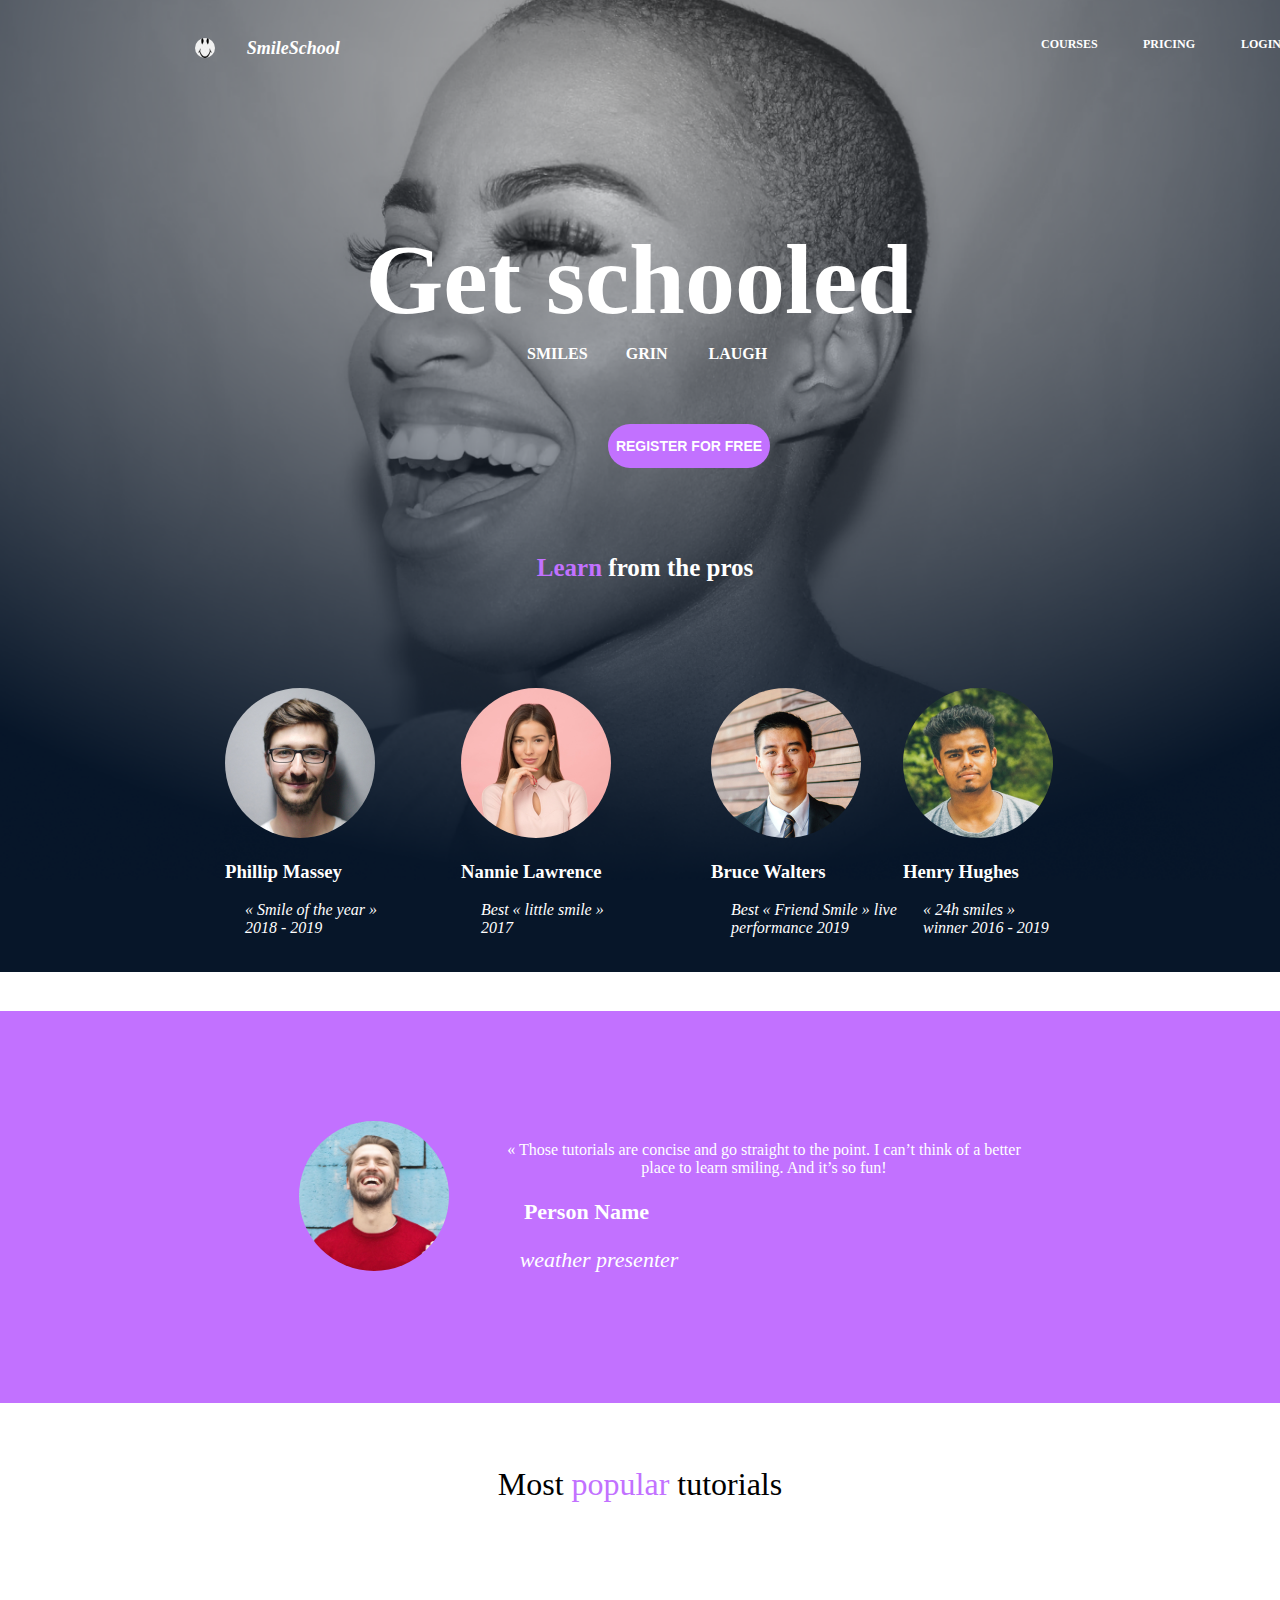
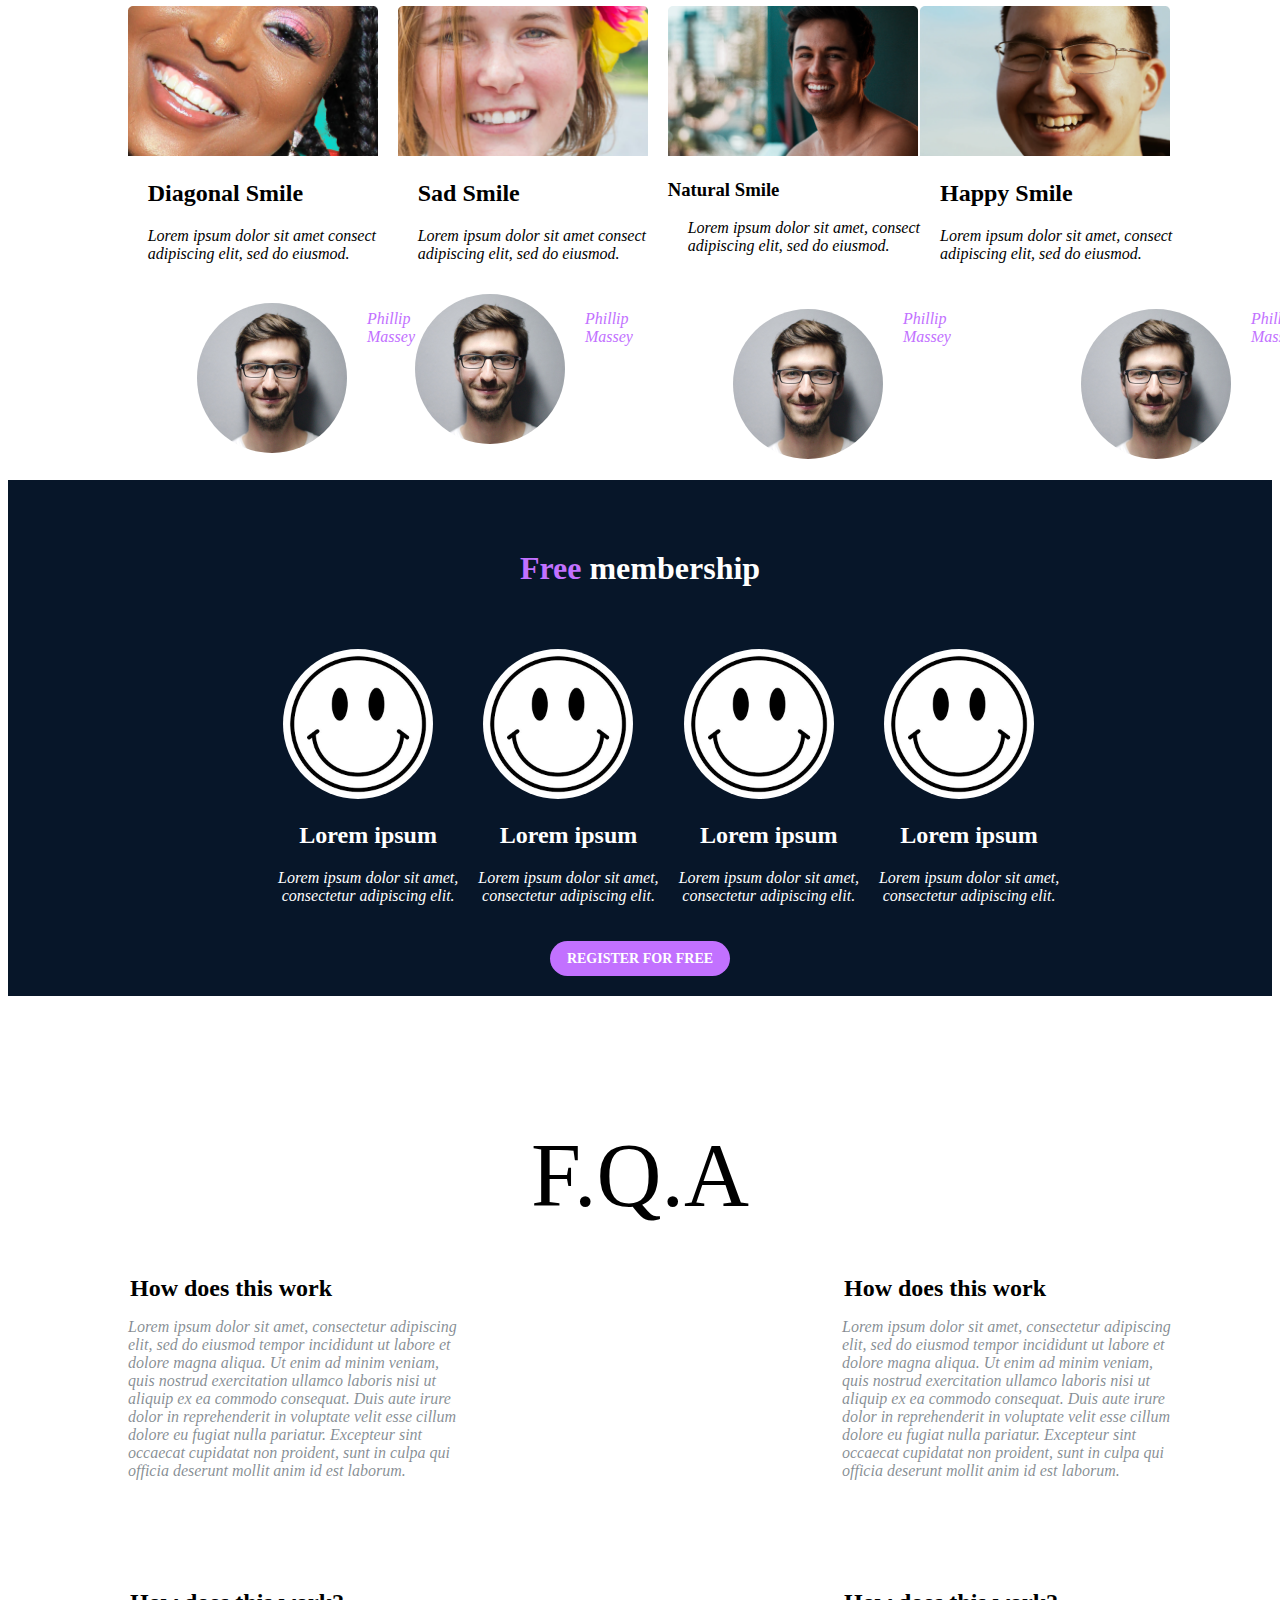
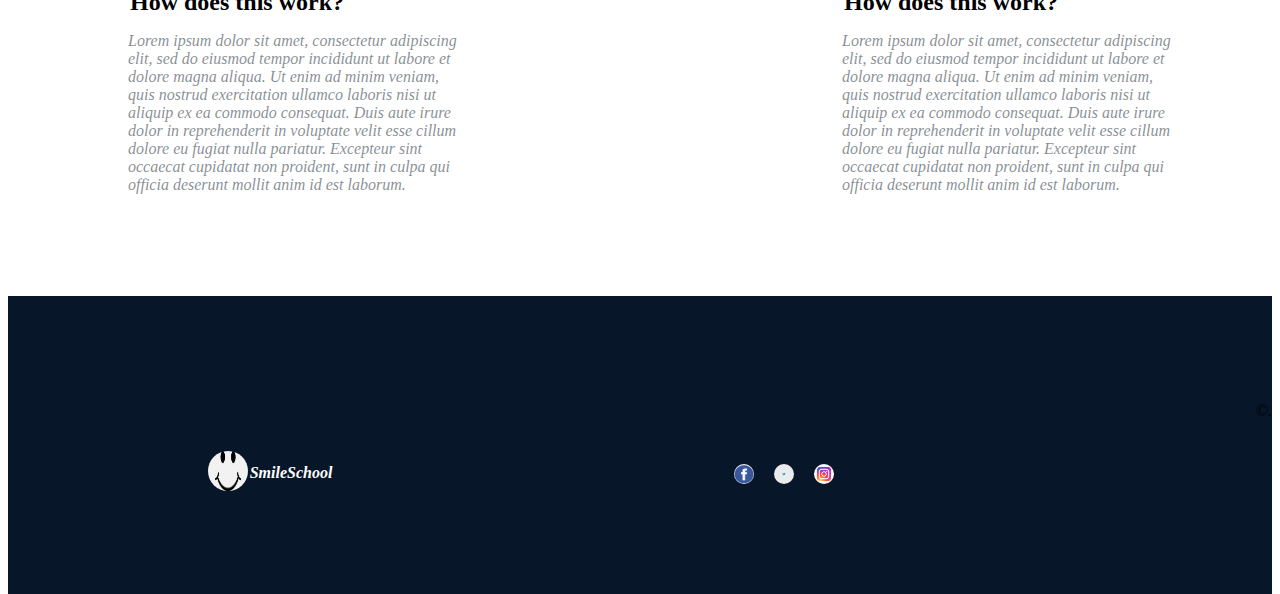
<file: css_advanced/index.html>
<!DOCTYPE html>
<html lang="en">
<head>
    <meta charset="UTF-8">
    <meta http-equiv="X-UA-Compatible" content="IE=edge">
    <meta name="viewport" content="width=device-width, initial-scale=1.0">
    <title>smile school</title>
    <link rel="stylesheet" href="styles.css">
</head>
<body>


    <!-- header -->
    <header>
        <div class="logo01">
            <a href="#">
                <img src="images/smile.png" alt="smile" class="logo">
                <p>SmileSchool</p>
            </a>
        </div>
        <div class="menu">
            <a href="" class="courses">COURSES</a>
            <a href="" class="pricing">PRICING</a>
            <a href="" class="login">LOGIN</a>
        </div>
    </header>
    <main>


<!-- Get schooled section -->


        <section class="box-cover">
            <div class="box-filter">
                <h1>Get schooled</h1>
                <p><span class="span1">SMILES</span><span class="span2"> GRIN </span> <span class="span3">LAUGH</span></p>
                <button class="btn">register for free</button>
            </div>
            <div class="flex-container">
                <h2><span class="span4">Learn</span> from the pros</h2>
                <div class="flex-inside">
                    <div class="flex-box">
                        <img src="images/1.png" alt="phillip">
                        <h3>Phillip Massey</h3>
                        <p>« Smile of the year » 2018 - 2019</p>
                    </div>
                    <div class="flex-box1">
                        <img src="images/6.png" alt="nannie">
                        <h3>Nannie Lawrence</h3>
                        <p>Best « little smile » 2017</p>
                    </div>
                    <div class="flex-box2">
                        <img src="images/7.png" alt="bruce">
                        <h3>Bruce Walters</h3>
                        <p>Best « Friend Smile » live performance 2019</p>
                    </div>
                    <div class="flex-box3">
                        <img src="images/8.png" alt="henry">
                        <h3>Henry Hughes</h3>
                        <p>« 24h smiles » winner 2016 - 2019</p>
                    </div>
                </div>
            </div>
        </section>
        






        <section class="bitman">
            <div class="img1">
                <img src="images/Bitmap.png" alt="laugh" class="bit">
            </div>
            <div class="blockquote1">
                <blockquote>
                    « Those tutorials are concise and go straight to the point. I can’t
                    think of a better <br>place to learn smiling. And it’s so fun!
                </blockquote>
                <p class="person">Person Name</p>
                <p class="weather">weather presenter</p>
            </div>
        </section>




        <section>
            <h1 class="most">Most <span class="popular">popular</span> tutorials</h1>
            <div class="videos">
                <div class="diagonal">
                    <img src="images/preview_diag.png" alt="girl smile1" class="img2" >
                    <h2>Diagonal Smile</h2>
                    <p>
                        Lorem ipsum dolor sit amet consect <br> adipiscing elit, sed do 
                        eiusmod.
                    </p>
                </div>
                <div class="diagonal2">
                    <img src="images/preview_sad.png" alt="sadsmile" class="img3">
                    <h2>Sad Smile</h2>
                    <p>
                        Lorem ipsum dolor sit amet consect <br> adipiscing elit, sed do 
                        eiusmod.
                    </p>
                </div>
                <div class="diagonal3">
                        <img src="images/preview_nat.png" alt="natural smile" class="img4">
                        <h3>Natural Smile</h3>
                        <p>
                        Lorem ipsum dolor sit amet, consect <br>adipiscing elit, sed do 
                        eiusmod.
                        </p>
                </div>
                
                <div>
                    <img src="images/preview_hap.png" alt="happy smile" class="img5">
                    <h2>Happy Smile</h2>
                    <p>
                        Lorem ipsum dolor sit amet, consect<br> adipiscing elit, sed do 
                        eiusmod.
                    </p>
                    <div>
                        <!-- <img src="images/pescado2.jpg" alt="" > -->
                        <!-- <h3>Edward Haas III</h3> -->
                    </div>
                </div>
            </div>
                <div class="massey">
                    <img src="images/1.png" alt="full star" class="phillip1" width="1px" height="1px">
                    <p style="color:#C271FF">Phillip Massey</p>
                    <img src="images/1.png" alt="full star" class="phillip2;">
                    <p style="color:#C271FF">Phillip Massey</p>
                    <img src="images/1.png" alt="full star" class="phillip3">
                    <p style="color:#C271FF">Phillip Massey</p>
                    <img src="images/1.png" alt="full star" class="phillip4">
                    <p style="color:#C271FF">Phillip Massey</p>
                </div>
                <!-- <div class="minite">
                    <p>8 min</p>
                    <p>8 min</p>
                    <p>8 min</p>
                    <p>8 min</p>
                </div> -->

            </div>
        </section>

<!-- free mebership section -->
        <section class="free">
            <h1><span class="meni">Free</span> membership</h1>
            <div class="free2">
                <div class="free3">
                    <img src="images/smile2.png" alt="smile2" width="15px" height="15px">
                    <h2 style="color:white">Lorem ipsum</h2>
                    <p style="color:white"> Lorem ipsum dolor sit amet,<br> consectetur adipiscing elit.</p>
                </div>
                <div>
                    <img src="images/smile2.png" alt="smile">
                    <h2 style="color:white">Lorem ipsum</h2>
                    <p style="color:white">Lorem ipsum dolor sit amet,<br> consectetur adipiscing elit.</p>
                </div>
                <div>
                    <img src="images/smile2.png" alt="smile">
                    <h2 style="color:white">Lorem ipsum</h2>
                    <p style="color:white">Lorem ipsum dolor sit amet,<br> consectetur adipiscing elit.</p>
                </div>
                <div>
                    <img src="images/smile2.png" alt="smile2">
                    <h2 style="color:white">Lorem ipsum</h2>
                    <p style="color:white">Lorem ipsum dolor sit amet,<br> consectetur adipiscing elit.</p>
                </div>
            </div>
            <button class="register">REGISTER FOR FREE</button>
        </section>


        <section  class="section faq">

            <h1 class="title title--avg title--thin faq__title">F.Q.A</h1>
            <div  class="faq__list">
                <div class="faq__row">
                    <div  class="faq__item">
                        <h2 class="tittle title--xs faq__item-title">
                            How does this work
                        </h2>
                        <p class="text text--sm faq__item-text">
                            Lorem ipsum dolor sit amet, consectetur adipiscing elit, sed do
                            eiusmod tempor incididunt ut labore et dolore magna aliqua. Ut
                            enim ad minim veniam, quis nostrud exercitation ullamco laboris
                            nisi ut aliquip ex ea commodo consequat. Duis aute irure dolor
                            in reprehenderit in voluptate velit esse cillum dolore eu fugiat
                            nulla pariatur. Excepteur sint occaecat cupidatat non proident,
                            sunt in culpa qui officia deserunt mollit anim id est laborum.
                        </p>
                    </div>
                    <div  class="faq__item">
                        <h2  class="tittle title--xs faq__item-title">How does this work</h2>
                        <p  class="text text--sm faq__item-text">
                            Lorem ipsum dolor sit amet, consectetur adipiscing elit, sed do
                            eiusmod tempor incididunt ut labore et dolore magna aliqua. Ut
                            enim ad minim veniam, quis nostrud exercitation ullamco laboris
                            nisi ut aliquip ex ea commodo consequat. Duis aute irure dolor
                            in reprehenderit in voluptate velit esse cillum dolore eu fugiat
                            nulla pariatur. Excepteur sint occaecat cupidatat non proident,
                            sunt in culpa qui officia deserunt mollit anim id est laborum.
                        </p>
                    </div>
                </div>

                <div class="faq__row faq__row--last">
                    <div class="faq__item">
                        <h2 class="tittle title--xs faq__item-title">
                            How does this work?
                        </h2>
                        <p class="text text--sm faq__item-text">
                            Lorem ipsum dolor sit amet, consectetur adipiscing elit, sed do
                            eiusmod tempor incididunt ut labore et dolore magna aliqua. Ut
                            enim ad minim veniam, quis nostrud exercitation ullamco laboris
                            nisi ut aliquip ex ea commodo consequat. Duis aute irure dolor
                            in reprehenderit in voluptate velit esse cillum dolore eu fugiat
                            nulla pariatur. Excepteur sint occaecat cupidatat non proident,
                            sunt in culpa qui officia deserunt mollit anim id est laborum.
                        </p>
                    </div>
                    <div class="faq__item">
                        <h2 class="tittle title--xs faq__item-title">
                            How does this work?

                        </h2>
                        <p class="text text--sm faq__item-text">
                            Lorem ipsum dolor sit amet, consectetur adipiscing elit, sed do
                            eiusmod tempor incididunt ut labore et dolore magna aliqua. Ut
                            enim ad minim veniam, quis nostrud exercitation ullamco laboris
                            nisi ut aliquip ex ea commodo consequat. Duis aute irure dolor
                            in reprehenderit in voluptate velit esse cillum dolore eu fugiat
                            nulla pariatur. Excepteur sint occaecat cupidatat non proident,
                            sunt in culpa qui officia deserunt mollit anim id est laborum.
                        </p>
                    </div>
                </div>
            </div>
        </section>

    </main>

    <!-- footer  -->
    <footer class="footer">
        <div class="section">
            <div class="footer__nav">
                <img src="images/smile.png" alt="image" style="margin-left:200px; width:40px; height: 40px; border-radius:50%; margin-top: 65px; ">
                <p style="margin-left: -400px; color: white; font-weight: bold; margin-top: 78px;">SmileSchool</p>
                <div class="footer__link-list">
                    <a href="#">
                        
                        <img src="images/facebook1.png" alt="facebook" style="width:20px; height: 20px;  margin-top: 78px;">
                    </a>
                    <a href="#">
                        <img src="images/twitter.jpg" alt="twitter" style="width:20px; height: 20px; margin-top: 78px;">
                    </a>
                    <a href="#">
                        <img src="images/ig.avif" alt="instagram " style="width:20px; height: 20px; margin-top: 78px;">
                    </a>
                    
                </div>
                <p>&#169.</p>
            </div>
        </div>
    </footer>
</body>
</html>
</file>
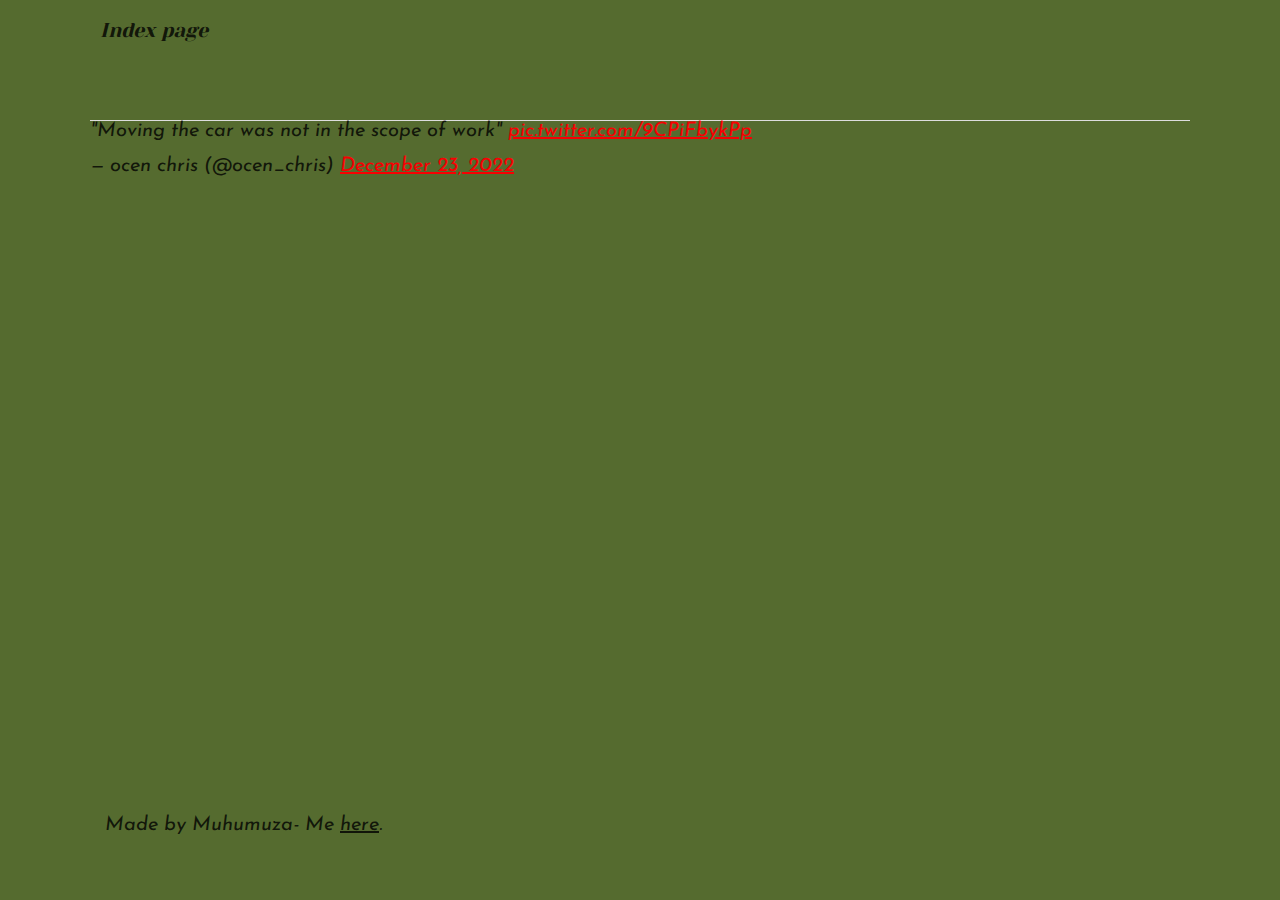
<file: css_basic/tweets.html>
<!DOCTYPE html>
<html lang="en">

<head>

    <meta charset="UTF-8">
    <meta http-equiv="X-UA-Compatible" content="IE=edge">
    <meta name="viewport" content="width=device-width, initial-scale=1.0">
    <title>tweets page</title>

    <link href="base.css" rel="stylesheet">
    <link href="styles.css" rel="stylesheet">
</head>

<body>


    <header>
        <ul>
            <li>
                <a href="./index.html">Index page</a>
            </li>

        </ul>
    </header>

    <main>

        <blockquote class="twitter-tweet">
            <p lang="en" dir="ltr">&quot;Moving the car was not in the scope of work&quot; <a
                    href="https://t.co/9CPiFbykPp">pic.twitter.com/9CPiFbykPp</a></p>&mdash; ocen chris (@ocen_chris) <a
                href="https://twitter.com/ocen_chris/status/1606294861845614593?ref_src=twsrc%5Etfw">December 23,
                2022</a>
        </blockquote>

    </main>

    <footer>
        <p>Made by Muhumuza- Me <a href="htts://support.alueducation.com" target="_blank">here</a>.</p>
    </footer>




<!-- <script async src="https://platform.twitter.com/widgets.js" charset="utf-8"></script> -->
</body>
</html>
</file>
<file: css_advanced/styles.css>
body {
    background-image: url(images/background.png);
    background-repeat: no-repeat;
    height: 100vh;
    background-size: cover;
    font-family: 'Source Sans Pro';
}
header {
    display: flex;
}
.logo {
    position: absolute;
    width: 20px;
    height: 20px;
    left: 194.71px;
    margin-top: 30px;
    border-radius: 50%;
    background: #FFFFFF;
}
.logo01 a p {
    position: absolute;
    width: 111.83px;
    height: 12.58px;
    left: 226.77px;
    margin-top: 30px;
    color: white;
    font-weight: bold;
    font-size: 18px;
}

.menu {
    position: absolute;
    width: 234px;
    height: 15px;
    left: 1041px;
    top: 37px;
}
.login{
    position: absolute;
    height: 15px;
    left: 85.47%;
    right: 0%;
    top: calc(50% - 15px/2);
    text-decoration: none;
    font-family: 'Source Sans Pro';
    font-style: normal;
    font-weight: 700;
    font-size: 12px;
    line-height: 15px;
    color: #FFFFFF;
}
.pricing {
    position: absolute;
    height: 15px;
    left: 43.59%;
    right: 37.18%;
    top: calc(50% - 15px/2);
    text-decoration: none;
    font-family: 'Source Sans Pro';
    font-style: normal;
    font-weight: 700;
    font-size: 12px;
    line-height: 15px;
    /* identical to box height */


    color: #FFFFFF;
}
.courses {
    position: absolute;
    height: 15px;
    left: 0%;
    right: 78.63%;
    top: calc(50% - 15px/2);
    text-decoration: none;
    font-family: 'Source Sans Pro';
    font-style: normal;
    font-weight: 700;
    font-size: 12px;
    line-height: 15px;
    /* identical to box height */
    color: #FFFFFF;
}
.box-filter h1 {
    position: absolute;
    height: 151px;
    left: 26.18%;
    right: 26.32%;
    /* top: calc(50% - 151px/2 - 251px); */
    /* margin-bottom: 50px; */
    margin-top: 180px;
    font-family: 'Source Sans Pro';
    font-style: normal;
    font-weight: 700;
    font-size: 100px;
    line-height: 151px;
    text-align: center;
    color: #FFFFFF;
}
.span1 {
    position: absolute;
    height: 20px;
    left: 41.18%;
    right: 55.21%;
    margin-top: 320px;
    /* top: calc(50% - 20px/2 - 175.5px); */
    font-family: 'Source Sans Pro';
    font-style: normal;
    font-weight: 700;
    font-size: 16px;
    line-height: 20px;
    text-align: center;

    color: #FFFFFF;
}
.span2 {
    position: absolute;
    height: 20px;
    left: 48.89%;
    right: 48.61%;
    margin-top: 320px;
    /* top: calc(50% - 20px/2 - 175.5px); */
    font-family: 'Source Sans Pro';
    font-style: normal;
    font-weight: 700;
    font-size: 16px;
    line-height: 20px;
    text-align: center;
    color: #FFFFFF;
}
.span3 {
    position: absolute;
    height: 20px;
    left: 55.35%;
    right: 41.25%;
    /* top: calc(50% - 20px/2 - 175.5px); */
    margin-top: 320px;
    font-family: 'Source Sans Pro';
    font-style: normal;
    font-weight: 700;
    font-size: 16px;
    line-height: 20px;
    text-align: center;
    color: #FFFFFF;
}
.flex-container {
    display: flex;
    width: 100%;
    height: auto;
    padding-top: 104px;
    flex-direction: column;

}
.btn {
    position: absolute;
    width: 162px;
    height: 44px;
    margin: 400px 643.08px 526px 643.08px;
    background: #C271FF;
    border-radius: 22px;
    border-style: none;
    color: white;
    margin-left: 600px;
    margin-right: auto; 
    text-align: center; 
    justify-content: center;
    text-transform: uppercase;
    font-weight: 600;
    line-height: 18px;font-size: 14px;
}
.flex-container h2 {
    position: absolute;
    height: 40px;
    left: 41.94%;
    right: 39.93%;
    /* top: calc(50% - 40px/2 + 104.5px); */
    margin-top: 420px;
    /* font-style: normal; */
    /* font-weight: lighter; */
    font-size: 25px;
    line-height: 40px;
    margin-right: auto;
    margin-left: auto;
    /* text-align: center; */
    color: white;
}
.span4 {
    font-weight: bold;
    color: #C271FF;
}
.flex-inside{
    display: flex;
    flex-direction: row;
    justify-content: space-between;
    margin-top: 560px;
    margin-bottom: 195px;    
}
/* .flex-inside, img{
    width: 150px;
    height: 150px;
} */
.flex-box {
    padding-bottom: 108px;
    margin-left: 217px;
    color: white;
}
.flex-box, img{
    border-radius: 50%;
    width: 250px;
    height: 250px;
}
.flex-box1 {
    margin-left: 80px;
    color: white;
}
.flex-box1, p {
    font-style: italic;
    font-weight: 10px;
}
.flex-box1, h3{
    font-style: normal;
}
.flex-box1, img {
    width: 150px;
    height: 150px;
    border-radius: 50%;
}
.flex-box2{
    margin-left: 100px;
    color: white;
}
.flex-box3 {
    margin-right: 218.08px;
    color: white;
}
.bitman {
    background-color: #C271FF;
    margin-top: -230px;
    margin-left: -9px;
    margin-right: -9px;
    width: 1350px;
    height: 392px;
    padding-right: -330px;
}
.bit {
    height: 150px;
    width: 150px;
}
.img1 {
    /* text-align: center; */
    border-radius: center;
    padding-left: 300px;
    padding-top: 110px;

}
.blockquote1 {
    text-align: center;
    color: white;
    padding-left: 180px;
    margin-top: -150px;
    padding-right: -33px;

}
.blockquote1, blockquote{
    padding-top: -25px;
}
.person {
    margin-left: -355px;
    font-family: 'Source Sans Pro';
    font-style: normal;
    font-weight: 700;
    font-size: 22px;
}
.weather{
    margin-left: -330px;
    font-family: 'Source Sans Pro';
    font-style: italic;
    font-weight: 400;
    font-size: 22px;
}
.most{
    text-align: center;
    height: 40px;
    font-family: 'Source Sans Pro';
    font-style: normal;
    font-weight: 300;
    font-size: 32px;
    line-height: 40px;
    text-align: center;
    padding-top: 40px;
    /* padding-bottom: auto; */
}
.popular {
    color: #C271FF;
}
.videos {
    display: flex;
    justify-content: center;
    padding-top: 80px;
}
/* .diagonal {
    margin-top: 90px;
}  */
.diagonal, h2{
    margin-left: 20px;
}
.diagonal, p{
    margin-left: 20px; 
} 

.img2 {
    border-radius: 0px;
    width: 250px;
    height: 150px;
}
.img3 {
    border-radius: 0px;
    width: 250px;
    height: 150px;
}
.diagonal2, h2{
    margin-left: 20px;
}
.diagonal2, p{
    margin-left: 20px; 
}
.img4 {
    border-radius: 0px;
    width: 250px;
    height: 150px;
}
.diagonal3, h2{
    margin-left: 20px;
}
.diagonal3, p{
    margin-left: 20px; 
}
.img5 {
    border-radius: 0px;
    width: 250px;
    height: 150px;
}
.phillip {
    display: flex;
    text-align: center;
    /* margin-right: auto;
    margin-left: auto; */
}
/* .phillip, img{
    width: 30px;
    height: 30px;

} */
.massey {
    display: flex;
    margin-top: 15px;
    margin-left: 180px;
}
.phillip1 {
    margin-top: 9px;
    margin-left: 9px;
}
.phillip2 {
    margin-top: 9px;
    margin-left: 130px;
}
.phillip3 {
    margin-top: 15px;
    margin-left: 100px;
}
.phillip4 {
    margin-top: 15px;
    margin-left: 130px;
}
.minite {
    display: flex;

}
.free{
    background-color: #071629;
    text-align: center;
    /* justify-content: space-between */
    
}
.free h1{
    color: white;
    text-align: center;
    padding-top: 70px;

}
.free2{
    display: flex;
    padding-top: 40px;
    
}
.free h1 {
    text-align: center;
    color: white;
    padding-top: 70px;
}
.meni {
    color: #C271FF;
}
.free3 {
    margin-left: 250px;
    
}
/* .free, img{
    width: 30px;
    height: 30px;
} */
/* .free, p{
    color: white;
} */
.register {
    width: 180px;
    height: 35px;
    color: white;
    font-family: 'Source Sans Pro';
    font-style: normal;
    font-weight: 600;
    font-size: 14px;
    text-transform: uppercase;
    background-color: #C271FF;
    border-radius: 20px;
    border-style: none;
    margin-top: 20px;
    margin-bottom: 20px;

}
/* .frequency01 {
    width: 100%;
    height: auto;
    display: flex;
    flex-direction: row;
    flex-wrap: wrap;
}
.frequency03{
    width: 400px;
    height: 400px;
    text-align: center;
}
.frequency04 {
    text-align: end;
} */
.title  {
    font-size: 90px;
    font-weight: normal;
}
.faq {
    padding-top: 67px;
    padding-bottom: 86px;
}
.faq__title {
    text-align: center;
    margin-bottom: 28px;
}
.faq__row {
    display: flex;
    justify-content: space-between;
    padding-left: 100px;
    padding-right: 100px;
}
.faq__item {
    max-width: 350px;
}
.faq__item-title {
    margin-bottom: 16px;
    padding-left: 2px;
}
.faq__item-text {
    color: #07162980;
}
.faq__row--last {
    margin-top: 74px;
}
.footer {
    background: #071629;
    padding-top: 90px;
    padding-bottom: 40px;
}
.footer__nav {
    display: flex;
    justify-content: space-between;
    margin-bottom: 56px;
}
.footer__text {
    /* opacity: 0.35; */
    justify-content: center;
    /* text-align: center;
    padding */
}

.footer__link-list {
    display: flex;
    gap: 20px;
    /* padding-left: 100px; */
    justify-content: space-around;
}
.text-lighter {
    margin-bottom: 20px;
}
</file>
<file: css_basic/base.css>
/* Importing webfonts */
/* (If you're learning CSS, you should disregard that) */

@import url(https://fonts.googleapis.com/css?family=Yeseva+One);
@import url(https://fonts.googleapis.com/css?family=Josefin+Sans:400,700,700italic,400italic);


/* CSS reset rules */

html, body {
	height: 100%;
	min-height: 100%;
}
html, body, div, span, applet, object, iframe,
h1, h2, h3, h4, h5, h6, p, blockquote, pre,
a, abbr, acronym, address, big, cite, code,
del, dfn, img, ins, kbd, q, s, samp,
small, strike, sub, sup, tt, var,
b, u, i, center,
dl, dt, dd,
fieldset, form, label, legend,
table, caption, tbody, tfoot, thead, tr, th, td,
article, aside, canvas, details, embed, 
figure, figcaption, footer, header, hgroup, 
menu, nav, output, ruby, section, summary,
time, mark, audio, video {
	margin: 0;
	padding: 0;
	border: 0;
	font-size: 100%;
	font: inherit;
	vertical-align: baseline;
}
/* HTML5 display-role reset for older browsers */
article, aside, details, figcaption, figure, 
footer, header, hgroup, menu, nav, section {
	display: block;
}
body {
	line-height: 1;
}
blockquote, q {
	quotes: none;
}
blockquote:before, blockquote:after,
q:before, q:after {
	content: '';
	content: none;
}
table {
	border-collapse: collapse;
	border-spacing: 0;
}


/* Fonts and colors */

body {
	font-family: 'Josefin Sans', serif;
	color: rgba(0, 0, 0, 0.8);
}
h1, h2, h3, h4, h5, h6, header {
	font-family: 'Yeseva One', sans-serif;
}
article {
}
header {
	border-bottom: 1px solid rgb(221,221,221);
	transition: border-bottom-color 1s ease;
}
header a {
	color: rgba(0, 0, 0, 0.8);
}
aside {
	background: #FAFAFA;
}
aside p {
	border: 1px solid #bbb;
	background: #ddd;
	color: black;
}
footer a {
	color: rgba(0, 0, 0, 0.8);
}
a {
	color: #F80002;
}


/* Positioning and margins */

@media (min-width: 1100px) {
	body {
		width: 1100px;
		margin: 0 auto;
	}
}

article {
	padding: 50px 15px;
}
article > *:first-child {
	margin-top: 0;
}
aside {
	padding: 50px 15px;
}
header .right {
	float: right;
	margin: 0 10px 15px;
}


/* Header */
header {
	padding: 20px 0;
	height: 80px;
}
header ul {
	list-style: none;
	margin: 0;
	padding: 0;
}
header li {
	display: inline;
	vertical-align:middle;
}
header li:first-child {
	margin: 0;
}
header li a {
	margin: 0 10px;
}
header li.logo {
	font-size: 36px;
}
header a {
	text-decoration: none;
}


/* Aside */

aside p {
	border-radius: 10px;
	padding: 20px 20px;
}


/* Footer */

footer {
	padding: 5px 15px;
	height: 80px;
}


/* Text styles and margins */

p {
	margin-bottom: 15px;
}
h1 {
	font-size: 36px;
	margin: 40px 0 20px;
}
h2 {
	font-size: 32px;
	margin: 30px 0 15px;
}
h3 {
	font-size: 28px;
	margin: 25px 0 10px;
}
h4 {
	font-size: 20px;
	font-weight: bold;
	margin: 20px 0 10px;
}
h5 {
	font-size: 18px;
	font-weight: bold;
	margin: 15px 0 10px;
}
h6 {
	font-weight: bold;
	margin: 5px 0;
}

@media (max-width: 800px) {
  body.works_on_smartphone {
  	display: block;
  }
  body.works_on_smartphone main {
  	display: block;
  }
  header .right {
  	float: none;
  }
}
</file>
<file: css_basic/styles.css>
body {
    display: flex;
    flex-direction: column;
    background-color: darkolivegreen;
    font-style: italic;
    font-size: 20px; 
}

.logo { height: 50px;
        width: 50px;
    font-size: larger; 
}
 
main {
    display: flex;
    flex-direction: row;
    flex: auto; 
}

article {
    flex: 2;
    overflow: auto; 
}

aside {
    flex: 1;
    overflow: auto;
 }
</file>
